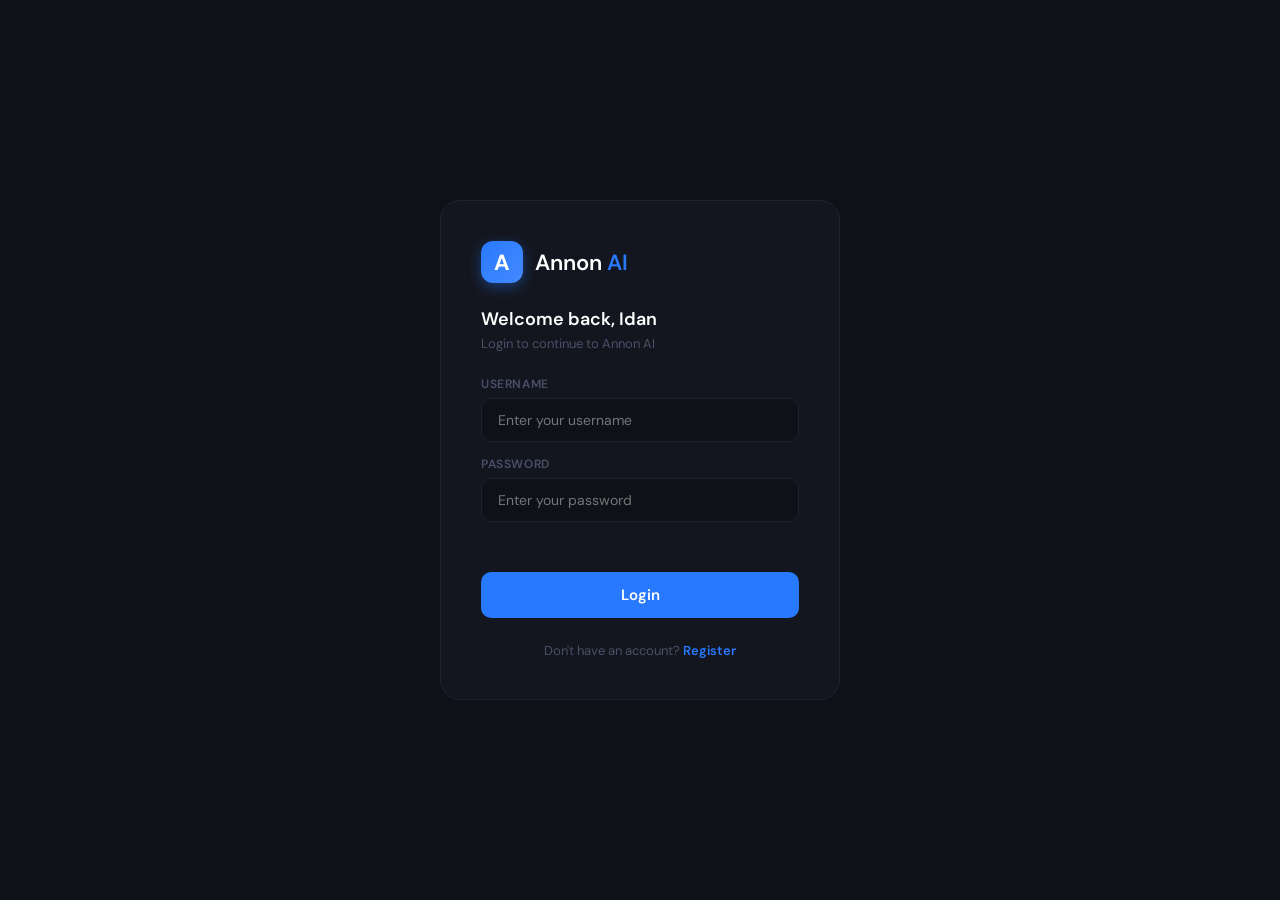
<file: index.html>
<!DOCTYPE html>
<html lang="en">
<head>
  <meta charset="UTF-8" />
  <meta name="viewport" content="width=device-width, initial-scale=1.0"/>
  <title>Annon AI</title>
  <link rel="stylesheet" href="style.css" />
  <link href="https://fonts.googleapis.com/css2?family=DM+Sans:wght@400;500;600&display=swap" rel="stylesheet"/>
</head>
<body>

  <!-- SIDEBAR -->
  <aside class="sidebar" id="sidebar">
    <div class="sidebar-top">
      <div class="logo"><div class="logo-icon">A</div></div>
      <button class="new-chat-btn" onclick="newChat()">+ NEW CHAT</button>
    </div>

    <div class="sidebar-section">
      <p class="section-label">Recent Conversations</p>
      <div class="chat-list" id="chatList"></div>
    </div>

    <div class="sidebar-bottom">
      <button class="sidebar-bottom-btn" onclick="openModal('settingsModal')">
        <svg viewBox="0 0 24 24" fill="none" stroke="currentColor" stroke-width="2"><circle cx="12" cy="8" r="4"/><path d="M4 20c0-4 3.6-7 8-7s8 3 8 7"/></svg>
        My Profile
      </button>
      <button class="sidebar-bottom-btn" onclick="openModal('settingsModal')">
        <svg viewBox="0 0 24 24" fill="none" stroke="currentColor" stroke-width="2"><circle cx="12" cy="12" r="3"/><path d="M19.4 15a1.65 1.65 0 0 0 .33 1.82l.06.06a2 2 0 0 1-2.83 2.83l-.06-.06a1.65 1.65 0 0 0-1.82-.33 1.65 1.65 0 0 0-1 1.51V21a2 2 0 0 1-4 0v-.09A1.65 1.65 0 0 0 9 19.4a1.65 1.65 0 0 0-1.82.33l-.06.06a2 2 0 0 1-2.83-2.83l.06-.06A1.65 1.65 0 0 0 4.68 15a1.65 1.65 0 0 0-1.51-1H3a2 2 0 0 1 0-4h.09A1.65 1.65 0 0 0 4.6 9a1.65 1.65 0 0 0-.33-1.82l-.06-.06a2 2 0 0 1 2.83-2.83l.06.06A1.65 1.65 0 0 0 9 4.68a1.65 1.65 0 0 0 1-1.51V3a2 2 0 0 1 4 0v.09a1.65 1.65 0 0 0 1 1.51 1.65 1.65 0 0 0 1.82-.33l.06-.06a2 2 0 0 1 2.83 2.83l-.06.06A1.65 1.65 0 0 0 19.4 9a1.65 1.65 0 0 0 1.51 1H21a2 2 0 0 1 0 4h-.09a1.65 1.65 0 0 0-1.51 1z"/></svg>
        Settings
      </button>
      <button class="sidebar-bottom-btn" onclick="logout()">
        <svg viewBox="0 0 24 24" fill="none" stroke="currentColor" stroke-width="2"><path d="M9 21H5a2 2 0 0 1-2-2V5a2 2 0 0 1 2-2h4"/><polyline points="16 17 21 12 16 7"/><line x1="21" y1="12" x2="9" y2="12"/></svg>
        Logout
      </button>
    </div>
  </aside>

  <!-- OVERLAY FOR MOBILE -->
  <div class="overlay" id="overlay" onclick="toggleSidebar()"></div>

  <!-- MAIN CHAT -->
  <main class="main">
    <div class="chat-header">
      <div class="chat-header-left">
        <button class="toggle-btn" onclick="toggleSidebar()">☰</button>
        <h2 id="chatTitle">Annon AI</h2>
        <span class="online-badge">● Online</span>
      </div>
      <div class="chat-header-right">
        <button class="header-btn" onclick="shareChat()">
          <svg viewBox="0 0 24 24" fill="none" stroke="currentColor" stroke-width="2"><path d="M4 12v8a2 2 0 0 0 2 2h12a2 2 0 0 0 2-2v-8"/><polyline points="16 6 12 2 8 6"/><line x1="12" y1="2" x2="12" y2="15"/></svg>
          Share
        </button>
        <button class="header-btn danger" onclick="deleteChat()">
          <svg viewBox="0 0 24 24" fill="none" stroke="currentColor" stroke-width="2"><polyline points="3 6 5 6 21 6"/><path d="M19 6l-1 14a2 2 0 0 1-2 2H8a2 2 0 0 1-2-2L5 6"/><path d="M10 11v6"/><path d="M14 11v6"/><path d="M9 6V4h6v2"/></svg>
          Delete
        </button>
      </div>
    </div>

    <div class="chat-box" id="chatBox"></div>

    <div class="chat-input-area">
      <div class="input-box">
        <button class="input-icon-btn" title="Attach file">
          <svg viewBox="0 0 24 24" fill="none" stroke="currentColor" stroke-width="2"><path d="M21.44 11.05l-9.19 9.19a6 6 0 0 1-8.49-8.49l9.19-9.19a4 4 0 0 1 5.66 5.66l-9.2 9.19a2 2 0 0 1-2.83-2.83l8.49-8.48"/></svg>
        </button>
        <button class="input-icon-btn" title="Voice input">
          <svg viewBox="0 0 24 24" fill="none" stroke="currentColor" stroke-width="2"><path d="M12 1a3 3 0 0 0-3 3v8a3 3 0 0 0 6 0V4a3 3 0 0 0-3-3z"/><path d="M19 10v2a7 7 0 0 1-14 0v-2"/><line x1="12" y1="19" x2="12" y2="23"/><line x1="8" y1="23" x2="16" y2="23"/></svg>
        </button>
        <input type="text" id="userInput" placeholder="Ask me anything..." />
        <button class="send-btn" onclick="sendMessage()">
          Send
          <svg viewBox="0 0 24 24" fill="none" stroke="currentColor" stroke-width="2.5"><polyline points="9 18 15 12 9 6"/></svg>
        </button>
      </div>
    </div>
  </main>

  <!-- SETTINGS MODAL -->
  <div class="modal-overlay" id="settingsModal" onclick="closeModalOutside(event, 'settingsModal')">
    <div class="modal">
      <div class="modal-header">
        <h3>Settings</h3>
        <button class="modal-close" onclick="closeModal('settingsModal')">✕</button>
      </div>
      <div class="modal-body">
        <div class="profile-field">
          <label>AI Name</label>
          <input type="text" id="settingAIName" value="Annon AI" />
        </div>
        <div class="profile-field">
          <label>Personality / System Prompt</label>
          <textarea id="settingSystemPrompt" rows="3">You are Annon AI, a helpful and friendly assistant.</textarea>
        </div>
        <div class="profile-field">
          <label>Typewriter Speed</label>
          <select id="settingSpeed">
            <option value="8">Fast</option>
            <option value="16" selected>Normal</option>
            <option value="30">Slow</option>
          </select>
        </div>
        <div class="profile-field">
          <label>Theme</label>
          <select id="settingTheme">
            <option value="dark" selected>🌙 Dark Mode</option>
            <option value="light">☀️ Light Mode</option>
          </select>
        </div>
        <button class="modal-save-btn" onclick="saveSettings()">Save Settings</button>
      </div>
    </div>
  </div>

  <script src="script.js"></script>
</body>
</html>
</file>
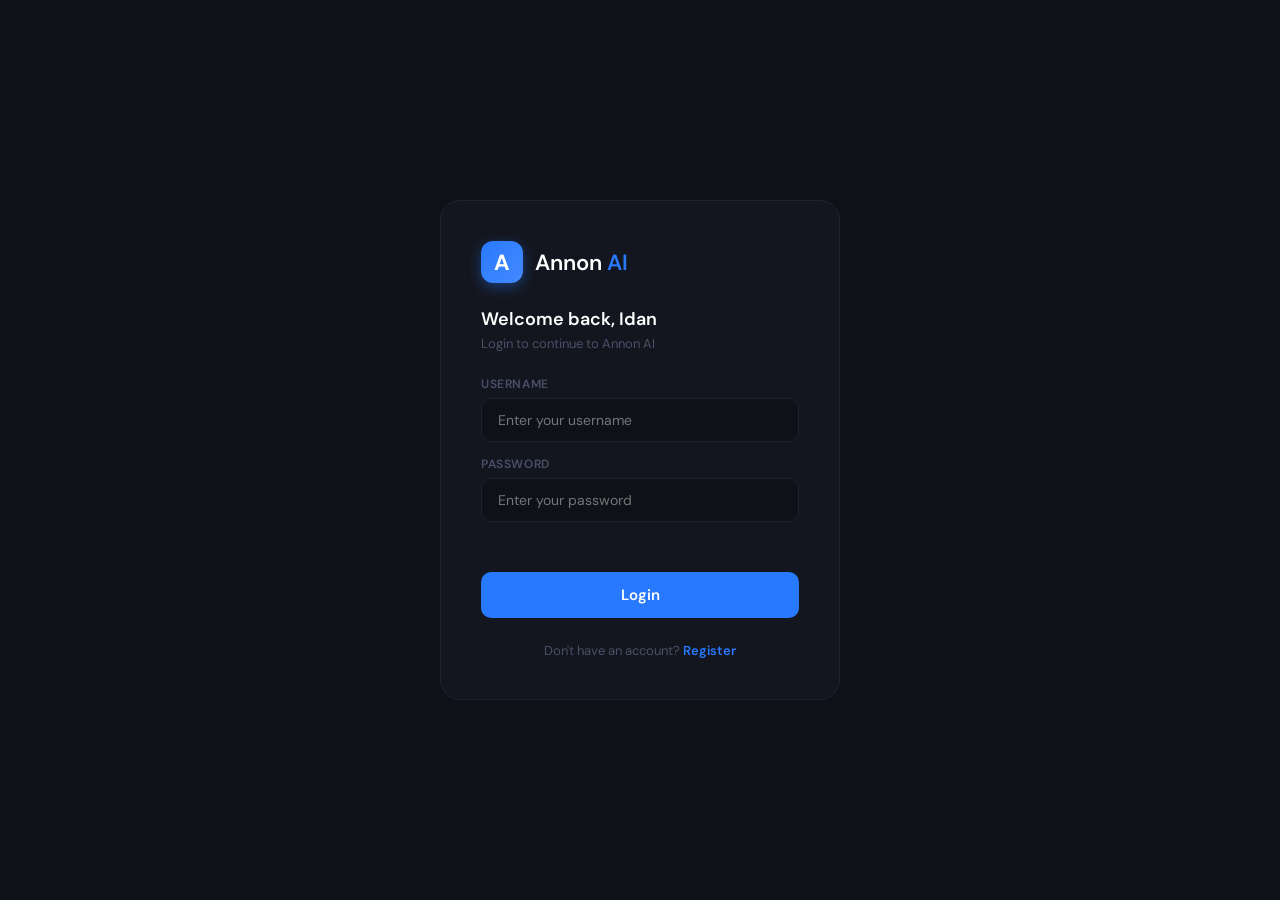
<file: login.html>
<!DOCTYPE html>
<html lang="en">
<head>
  <meta charset="UTF-8"/>
  <meta name="viewport" content="width=device-width, initial-scale=1.0"/>
  <title>Annon AI — Login</title>
  <link href="https://fonts.googleapis.com/css2?family=DM+Sans:wght@400;500;600&display=swap" rel="stylesheet"/>
  <style>
    * { margin: 0; padding: 0; box-sizing: border-box; font-family: 'DM Sans', sans-serif; }
    body { background: #0e1117; display: flex; align-items: center; justify-content: center; height: 100vh; color: #fff; }
    .auth-box { background: #13161e; border: 1px solid #1f2330; border-radius: 20px; padding: 40px; width: 400px; max-width: 90vw; display: flex; flex-direction: column; gap: 24px; }
    .auth-logo { display: flex; align-items: center; gap: 12px; }
    .auth-logo-icon { width: 42px; height: 42px; background: linear-gradient(135deg, #2979ff, #448aff); border-radius: 12px; display: flex; align-items: center; justify-content: center; font-size: 22px; font-weight: 700; box-shadow: 0 4px 14px rgba(41,121,255,0.4); }
    .auth-logo h1 { font-size: 22px; font-weight: 600; }
    .auth-logo h1 span { color: #2979ff; }
    .auth-title { font-size: 18px; font-weight: 600; color: #fff; }
    .auth-subtitle { font-size: 13px; color: #4a5068; margin-top: 4px; }
    .auth-form { display: flex; flex-direction: column; gap: 14px; }
    .auth-field { display: flex; flex-direction: column; gap: 6px; }
    .auth-field label { font-size: 12px; color: #4a5068; font-weight: 600; text-transform: uppercase; letter-spacing: 0.6px; }
    .auth-field input { background: #0e1117; border: 1px solid #1f2330; border-radius: 10px; padding: 12px 16px; color: #d0d8f0; font-size: 14px; font-family: 'DM Sans', sans-serif; outline: none; transition: border-color 0.2s; }
    .auth-field input:focus { border-color: #2979ff; }
    .auth-btn { background: #2979ff; border: none; border-radius: 10px; padding: 13px; color: #fff; font-size: 15px; font-weight: 600; cursor: pointer; font-family: 'DM Sans', sans-serif; transition: background 0.2s, box-shadow 0.2s; margin-top: 4px; }
    .auth-btn:hover { background: #1565c0; box-shadow: 0 4px 14px rgba(41,121,255,0.35); }
    .auth-error { font-size: 13px; text-align: center; min-height: 18px; color: #ff6666; }
    .auth-link { text-align: center; font-size: 13px; color: #4a5068; }
    .auth-link a { color: #2979ff; text-decoration: none; font-weight: 600; }
    .auth-link a:hover { text-decoration: underline; }
  </style>
</head>
<body>
  <div class="auth-box">
    <div class="auth-logo">
      <div class="auth-logo-icon">A</div>
      <h1>Annon <span>AI</span></h1>
    </div>

    <div>
      <p class="auth-title">Welcome back, Idan</p>
      <p class="auth-subtitle">Login to continue to Annon AI</p>
    </div>

    <div class="auth-form">
      <div class="auth-field">
        <label>Username</label>
        <input type="text" id="username" placeholder="Enter your username" />
      </div>
      <div class="auth-field">
        <label>Password</label>
        <input type="password" id="password" placeholder="Enter your password" />
      </div>
      <p class="auth-error" id="authError"></p>
      <button class="auth-btn" onclick="handleLogin()">Login</button>
    </div>

    <p class="auth-link">Don't have an account? <a href="register.html">Register</a></p>
  </div>

  <script>
    const SERVER = "https://annon-ai-production.up.railway.app";

    async function handleLogin() {
      const username = document.getElementById("username").value.trim();
      const password = document.getElementById("password").value.trim();
      const errorEl = document.getElementById("authError");

      if (!username || !password) {
        errorEl.textContent = "Please fill in all fields.";
        return;
      }

      try {
        const res = await fetch(`${SERVER}/login`, {
          method: "POST",
          headers: { "Content-Type": "application/json" },
          body: JSON.stringify({ username, password })
        });

        const data = await res.json();

        if (data.error) {
          errorEl.textContent = data.error;
        } else {
          localStorage.setItem("annon_token", data.token);
          localStorage.setItem("annon_username", data.username);
          window.location.href = "index.html";
        }
      } catch (e) {
        errorEl.textContent = "Could not connect to server.";
      }
    }

    document.addEventListener("keydown", e => {
      if (e.key === "Enter") handleLogin();
    });

    // If already logged in, skip to chat
    const token = localStorage.getItem("annon_token");
    if (token) window.location.href = "index.html";
  </script>
</body>
</html>
</file>
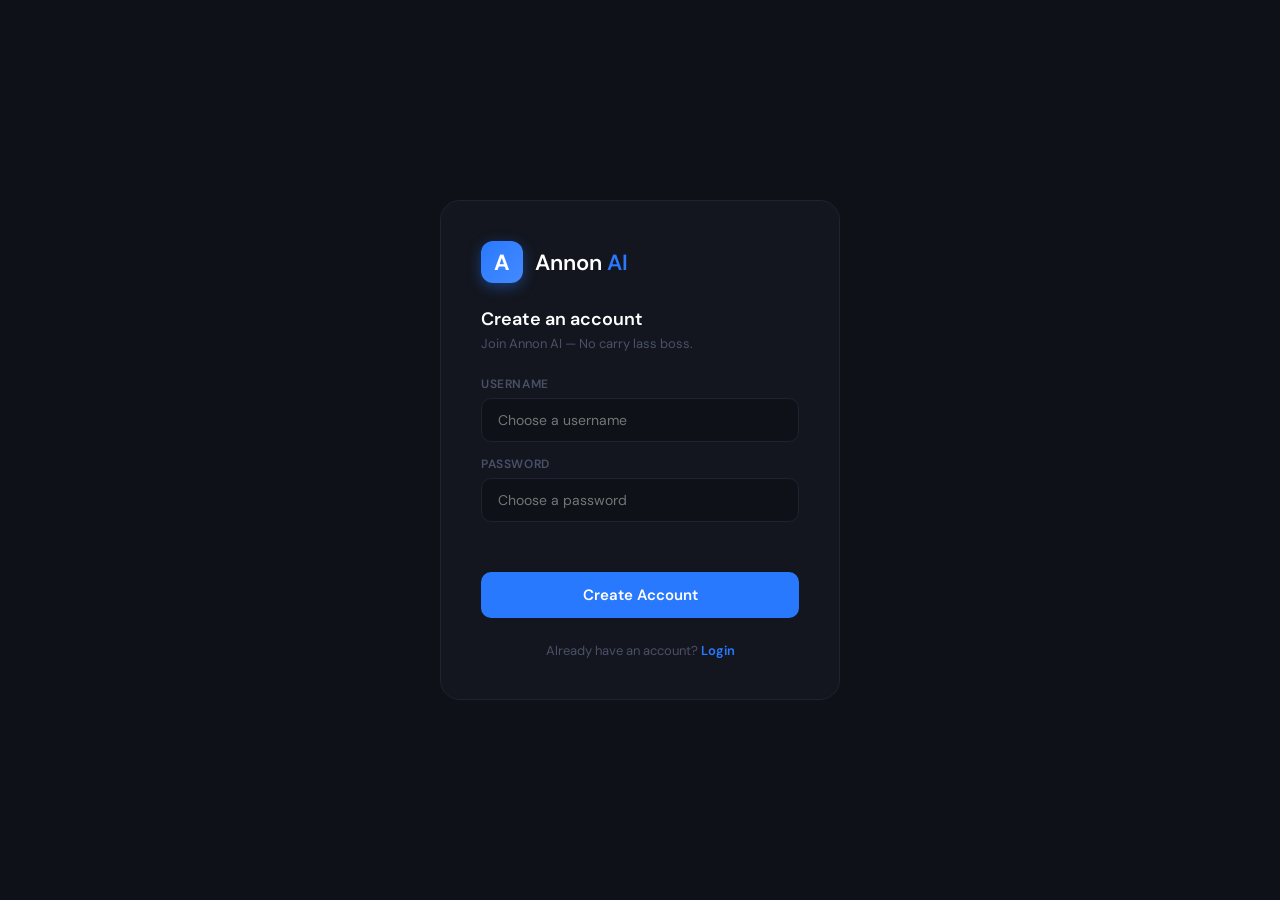
<file: register.html>
<!DOCTYPE html>
<html lang="en">
<head>
  <meta charset="UTF-8"/>
  <meta name="viewport" content="width=device-width, initial-scale=1.0"/>
  <title>Annon AI — Register</title>
  <link href="https://fonts.googleapis.com/css2?family=DM+Sans:wght@400;500;600&display=swap" rel="stylesheet"/>
  <style>
    * { margin: 0; padding: 0; box-sizing: border-box; font-family: 'DM Sans', sans-serif; }
    body { background: #0e1117; display: flex; align-items: center; justify-content: center; height: 100vh; color: #fff; }
    .auth-box { background: #13161e; border: 1px solid #1f2330; border-radius: 20px; padding: 40px; width: 400px; max-width: 90vw; display: flex; flex-direction: column; gap: 24px; }
    .auth-logo { display: flex; align-items: center; gap: 12px; }
    .auth-logo-icon { width: 42px; height: 42px; background: linear-gradient(135deg, #2979ff, #448aff); border-radius: 12px; display: flex; align-items: center; justify-content: center; font-size: 22px; font-weight: 700; box-shadow: 0 4px 14px rgba(41,121,255,0.4); }
    .auth-logo h1 { font-size: 22px; font-weight: 600; }
    .auth-logo h1 span { color: #2979ff; }
    .auth-title { font-size: 18px; font-weight: 600; color: #fff; }
    .auth-subtitle { font-size: 13px; color: #4a5068; margin-top: 4px; }
    .auth-form { display: flex; flex-direction: column; gap: 14px; }
    .auth-field { display: flex; flex-direction: column; gap: 6px; }
    .auth-field label { font-size: 12px; color: #4a5068; font-weight: 600; text-transform: uppercase; letter-spacing: 0.6px; }
    .auth-field input { background: #0e1117; border: 1px solid #1f2330; border-radius: 10px; padding: 12px 16px; color: #d0d8f0; font-size: 14px; font-family: 'DM Sans', sans-serif; outline: none; transition: border-color 0.2s; }
    .auth-field input:focus { border-color: #2979ff; }
    .auth-btn { background: #2979ff; border: none; border-radius: 10px; padding: 13px; color: #fff; font-size: 15px; font-weight: 600; cursor: pointer; font-family: 'DM Sans', sans-serif; transition: background 0.2s, box-shadow 0.2s; margin-top: 4px; }
    .auth-btn:hover { background: #1565c0; box-shadow: 0 4px 14px rgba(41,121,255,0.35); }
    .auth-error { font-size: 13px; text-align: center; min-height: 18px; color: #ff6666; }
    .auth-link { text-align: center; font-size: 13px; color: #4a5068; }
    .auth-link a { color: #2979ff; text-decoration: none; font-weight: 600; }
    .auth-link a:hover { text-decoration: underline; }
  </style>
</head>
<body>
  <div class="auth-box">
    <div class="auth-logo">
      <div class="auth-logo-icon">A</div>
      <h1>Annon <span>AI</span></h1>
    </div>

    <div>
      <p class="auth-title">Create an account</p>
      <p class="auth-subtitle">Join Annon AI — No carry lass boss.</p>
    </div>

    <div class="auth-form">
      <div class="auth-field">
        <label>Username</label>
        <input type="text" id="username" placeholder="Choose a username" />
      </div>
      <div class="auth-field">
        <label>Password</label>
        <input type="password" id="password" placeholder="Choose a password" />
      </div>
      <p class="auth-error" id="authError"></p>
      <button class="auth-btn" onclick="handleRegister()">Create Account</button>
    </div>

    <p class="auth-link">Already have an account? <a href="login.html">Login</a></p>
  </div>

  <script>
    const SERVER = "https://annon-ai-production.up.railway.app";

    async function handleRegister() {
      const username = document.getElementById("username").value.trim();
      const password = document.getElementById("password").value.trim();
      const errorEl = document.getElementById("authError");

      if (!username || !password) {
        errorEl.textContent = "Please fill in all fields.";
        return;
      }

      try {
        const res = await fetch(`${SERVER}/register`, {
          method: "POST",
          headers: { "Content-Type": "application/json" },
          body: JSON.stringify({ username, password })
        });

        const data = await res.json();

        if (data.error) {
          errorEl.textContent = data.error;
        } else {
          window.location.href = "login.html";
        }
      } catch (e) {
        errorEl.textContent = "Could not connect to server.";
      }
    }

    document.addEventListener("keydown", e => {
      if (e.key === "Enter") handleRegister();
    });
  </script>
</body>
</html>
</file>
<file: style.css>
* {
  margin: 0;
  padding: 0;
  box-sizing: border-box;
  font-family: 'DM Sans', sans-serif;
}

body {
  background: #0e1117;
  display: flex;
  height: 100vh;
  overflow: hidden;
  color: #fff;
}

/* ========== LIGHT MODE ========== */
body.light { background: #f0f2f8; color: #1a1a2e; }
body.light .sidebar { background: #ffffff; border-color: #e0e4f0; }
body.light .section-label { color: #aab0c8; }
body.light .chat-list-item { color: #5a6080; }
body.light .chat-list-item:hover,
body.light .chat-list-item.active { background: #eef0ff; color: #1a1a2e; }
body.light .sidebar-bottom { border-color: #e0e4f0; }
body.light .sidebar-bottom-btn { color: #5a6080; }
body.light .sidebar-bottom-btn:hover { background: #eef0ff; color: #1a1a2e; }
body.light .main { background: #f0f2f8; }
body.light .chat-header { background: #f0f2f8; border-color: #e0e4f0; }
body.light .chat-header-left h2 { color: #1a1a2e; }
body.light .header-btn { background: #ffffff; border-color: #e0e4f0; color: #5a6080; }
body.light .header-btn:hover { background: #eef0ff; color: #1a1a2e; }
body.light .message-row.bot .message-bubble { background: #ffffff; border-color: #e0e4f0; color: #1a1a2e; }
body.light .message-row.user .message-bubble { background: #dce8ff; border-color: #b0c8ff; color: #1a1a2e; }
body.light .timestamp { color: #aab0c8; }
body.light .input-box { background: #ffffff; border-color: #e0e4f0; }
body.light .input-box input { color: #1a1a2e; }
body.light .input-box input::placeholder { color: #aab0c8; }
body.light .input-icon-btn { color: #aab0c8; }
body.light .input-icon-btn:hover { background: #eef0ff; color: #5a6080; }
body.light .modal { background: #ffffff; border-color: #e0e4f0; }
body.light .modal-header { border-color: #e0e4f0; }
body.light .modal-header h3 { color: #1a1a2e; }
body.light .profile-field label { color: #8892aa; }
body.light .profile-field input,
body.light .profile-field textarea,
body.light .profile-field select { background: #f0f2f8; border-color: #e0e4f0; color: #1a1a2e; }

/* ========== SIDEBAR ========== */
.sidebar {
  width: 260px;
  min-width: 260px;
  background: #13161e;
  border-right: 1px solid #1f2330;
  display: flex;
  flex-direction: column;
  padding: 20px 12px;
  gap: 24px;
}

.sidebar-top {
  display: flex;
  flex-direction: column;
  gap: 14px;
}

.logo {
  display: flex;
  align-items: center;
  padding: 4px 8px;
}

.logo-icon {
  width: 36px;
  height: 36px;
  background: linear-gradient(135deg, #2979ff, #448aff);
  border-radius: 10px;
  display: flex;
  align-items: center;
  justify-content: center;
  font-size: 18px;
  font-weight: 700;
  color: #fff;
  box-shadow: 0 4px 14px rgba(41, 121, 255, 0.4);
}

.new-chat-btn {
  display: flex;
  align-items: center;
  justify-content: center;
  gap: 8px;
  background: #2979ff;
  color: #fff;
  border: none;
  border-radius: 10px;
  padding: 12px;
  font-size: 13px;
  font-weight: 600;
  cursor: pointer;
  letter-spacing: 0.5px;
  transition: background 0.2s, box-shadow 0.2s;
}

.new-chat-btn:hover {
  background: #1565c0;
  box-shadow: 0 4px 14px rgba(41, 121, 255, 0.3);
}

.sidebar-section {
  flex: 1;
  overflow-y: auto;
}

.section-label {
  font-size: 11px;
  color: #4a5068;
  font-weight: 600;
  letter-spacing: 0.8px;
  text-transform: uppercase;
  padding: 0 8px;
  margin-bottom: 10px;
}

.chat-list {
  display: flex;
  flex-direction: column;
  gap: 4px;
}

.chat-list-item {
  display: flex;
  align-items: center;
  gap: 10px;
  padding: 10px 12px;
  border-radius: 10px;
  font-size: 13px;
  color: #8892aa;
  cursor: pointer;
  transition: background 0.15s, color 0.15s;
  white-space: nowrap;
  overflow: hidden;
  text-overflow: ellipsis;
}

.chat-list-item:hover { background: #1a1f2e; color: #fff; }
.chat-list-item.active { background: #1a1f2e; color: #fff; }

.chat-list-item svg {
  width: 14px;
  height: 14px;
  flex-shrink: 0;
}

.sidebar-bottom {
  display: flex;
  flex-direction: column;
  gap: 4px;
  border-top: 1px solid #1f2330;
  padding-top: 16px;
}

.sidebar-bottom-btn {
  display: flex;
  align-items: center;
  gap: 10px;
  padding: 10px 12px;
  background: none;
  border: none;
  border-radius: 10px;
  color: #8892aa;
  font-size: 13px;
  cursor: pointer;
  transition: background 0.15s, color 0.15s;
  text-align: left;
  font-family: 'DM Sans', sans-serif;
}

.sidebar-bottom-btn:hover { background: #1a1f2e; color: #fff; }
.sidebar-bottom-btn svg { width: 16px; height: 16px; flex-shrink: 0; }

/* ========== MAIN ========== */
.main {
  flex: 1;
  display: flex;
  flex-direction: column;
  overflow: hidden;
  background: #0e1117;
}

.chat-header {
  display: flex;
  align-items: center;
  justify-content: space-between;
  padding: 18px 28px;
  border-bottom: 1px solid #1f2330;
  background: #0e1117;
}

.chat-header-left {
  display: flex;
  align-items: center;
  gap: 12px;
}

.chat-header-left h2 { font-size: 17px; font-weight: 600; color: #fff; }
.online-badge { font-size: 12px; color: #4caf50; font-weight: 500; }

.chat-header-right { display: flex; gap: 8px; }

.header-btn {
  display: flex;
  align-items: center;
  gap: 6px;
  padding: 8px 14px;
  background: #1a1f2e;
  border: 1px solid #1f2330;
  border-radius: 8px;
  color: #8892aa;
  font-size: 13px;
  cursor: pointer;
  transition: all 0.2s;
  font-family: 'DM Sans', sans-serif;
}

.header-btn:hover { background: #1f2535; color: #fff; }
.header-btn.danger:hover { background: #2a1a1a; border-color: #ff4444; color: #ff6666; }
.header-btn svg { width: 14px; height: 14px; }

/* ========== MESSAGES ========== */
.chat-box {
  flex: 1;
  overflow-y: auto;
  padding: 24px 28px;
  display: flex;
  flex-direction: column;
  gap: 20px;
  scrollbar-width: thin;
  scrollbar-color: #1f2330 transparent;
}

.chat-box::-webkit-scrollbar { width: 4px; }
.chat-box::-webkit-scrollbar-thumb { background: #1f2330; border-radius: 4px; }

.message-row { display: flex; align-items: flex-start; gap: 12px; }
.message-row.user { flex-direction: row-reverse; }

.avatar {
  width: 34px;
  height: 34px;
  border-radius: 50%;
  display: flex;
  align-items: center;
  justify-content: center;
  flex-shrink: 0;
}

.avatar.bot { background: linear-gradient(135deg, #2979ff, #448aff); color: #fff; }
.avatar.bot svg { width: 18px; height: 18px; fill: #fff; }
.avatar.user { background: #1f2535; color: #8892aa; font-size: 13px; font-weight: 600; }

.bubble-wrap { display: flex; flex-direction: column; gap: 5px; max-width: 70%; }
.message-row.user .bubble-wrap { align-items: flex-end; }

.message-bubble {
  padding: 13px 18px;
  border-radius: 16px;
  font-size: 14px;
  line-height: 1.65;
}

.message-row.bot .message-bubble {
  background: #151922;
  border: 1px solid #1f2330;
  color: #d0d8f0;
  border-top-left-radius: 4px;
}

.message-row.user .message-bubble {
  background: #1a3a6e;
  border: 1px solid #2a4a8e;
  color: #dce8ff;
  border-top-right-radius: 4px;
}

.timestamp { font-size: 11px; color: #3a4260; padding: 0 4px; }

/* ========== TYPING DOTS ========== */
.typing-dots { display: flex; gap: 5px; align-items: center; padding: 4px 0; }

.typing-dots span {
  width: 7px;
  height: 7px;
  border-radius: 50%;
  background: #2979ff;
  animation: bounce 1.2s infinite ease-in-out;
}

.typing-dots span:nth-child(2) { animation-delay: 0.2s; }
.typing-dots span:nth-child(3) { animation-delay: 0.4s; }

@keyframes bounce {
  0%, 80%, 100% { transform: scale(0.8); opacity: 0.4; }
  40% { transform: scale(1.2); opacity: 1; }
}

/* ========== INPUT ========== */
.chat-input-area { padding: 16px 28px 24px; background: inherit; }

.input-box {
  display: flex;
  align-items: center;
  background: #13161e;
  border: 1px solid #1f2330;
  border-radius: 14px;
  padding: 10px 10px 10px 14px;
  gap: 8px;
  transition: border-color 0.2s;
}

.input-box:focus-within { border-color: #2979ff; }

.input-icon-btn {
  background: none;
  border: none;
  color: #4a5068;
  cursor: pointer;
  padding: 6px;
  border-radius: 8px;
  display: flex;
  align-items: center;
  transition: color 0.2s, background 0.2s;
}

.input-icon-btn:hover { color: #8892aa; background: #1a1f2e; }
.input-icon-btn svg { width: 17px; height: 17px; }

.input-box input {
  flex: 1;
  background: transparent;
  border: none;
  outline: none;
  color: #d0d8f0;
  font-size: 14px;
  font-family: 'DM Sans', sans-serif;
}

.input-box input::placeholder { color: #3a4260; }

.send-btn {
  display: flex;
  align-items: center;
  gap: 6px;
  padding: 10px 18px;
  background: #2979ff;
  border: none;
  border-radius: 10px;
  color: #fff;
  font-size: 14px;
  font-weight: 600;
  cursor: pointer;
  transition: background 0.2s, box-shadow 0.2s;
  white-space: nowrap;
  font-family: 'DM Sans', sans-serif;
}

.send-btn:hover { background: #1565c0; box-shadow: 0 4px 14px rgba(41,121,255,0.35); }
.send-btn svg { width: 15px; height: 15px; }

/* ========== MODALS ========== */
.modal-overlay {
  display: none;
  position: fixed;
  inset: 0;
  background: rgba(0,0,0,0.6);
  z-index: 100;
  align-items: center;
  justify-content: center;
  backdrop-filter: blur(4px);
}

.modal-overlay.open { display: flex; }

.modal {
  background: #13161e;
  border: 1px solid #1f2330;
  border-radius: 16px;
  width: 420px;
  max-width: 90vw;
  overflow: hidden;
  animation: modalIn 0.2s ease;
}

@keyframes modalIn {
  from { opacity: 0; transform: scale(0.95); }
  to { opacity: 1; transform: scale(1); }
}

.modal-header {
  display: flex;
  align-items: center;
  justify-content: space-between;
  padding: 20px 24px;
  border-bottom: 1px solid #1f2330;
}

.modal-header h3 { font-size: 16px; font-weight: 600; color: #fff; }

.modal-close {
  background: none;
  border: none;
  color: #4a5068;
  font-size: 16px;
  cursor: pointer;
  transition: color 0.2s;
}

.modal-close:hover { color: #fff; }

.modal-body {
  padding: 24px;
  display: flex;
  flex-direction: column;
  gap: 18px;
}

.profile-field { display: flex; flex-direction: column; gap: 6px; }

.profile-field label {
  font-size: 12px;
  color: #4a5068;
  font-weight: 600;
  text-transform: uppercase;
  letter-spacing: 0.6px;
}

.profile-field input,
.profile-field textarea,
.profile-field select {
  background: #0e1117;
  border: 1px solid #1f2330;
  border-radius: 10px;
  padding: 10px 14px;
  color: #d0d8f0;
  font-size: 14px;
  font-family: 'DM Sans', sans-serif;
  outline: none;
  transition: border-color 0.2s;
  resize: none;
}

.profile-field input:focus,
.profile-field textarea:focus,
.profile-field select:focus { border-color: #2979ff; }

.modal-save-btn {
  background: #2979ff;
  border: none;
  border-radius: 10px;
  padding: 12px;
  color: #fff;
  font-size: 14px;
  font-weight: 600;
  cursor: pointer;
  font-family: 'DM Sans', sans-serif;
  transition: background 0.2s;
}

.modal-save-btn:hover { background: #4d4f50; }

/* ========== MOBILE ========== */
.toggle-btn {
  display: none;
  background: none;
  border: none;
  color: var(--text, #fff);
  font-size: 22px;
  cursor: pointer;
  padding: 4px 8px;
  border-radius: 8px;
}

.toggle-btn:hover {
  background: #1a1f2e;
}

@media (max-width: 768px) {
  .toggle-btn {
    display: block;
  }

  body {
    overflow: hidden;
  }

  .sidebar {
    position: fixed;
    left: -280px;
    top: 0;
    height: 100vh;
    z-index: 200;
    transition: left 0.3s ease;
    width: 260px;
  }

  .sidebar.open {
    left: 0;
    box-shadow: 4px 0 20px rgba(0,0,0,0.5);
  }

  .main {
    width: 100vw;
    height: 100vh;
    display: flex;
    flex-direction: column;
    overflow: hidden;
  }

  .chat-header {
    padding: 12px 14px;
    flex-shrink: 0;
  }

  .chat-header-left h2 {
    font-size: 15px;
  }

  .header-btn span,
  .header-btn {
    font-size: 12px;
    padding: 6px 10px;
  }

  .chat-box {
    flex: 1;
    overflow-y: auto;
    padding: 12px 14px;
    min-height: 0;
  }

  .chat-input-area {
    padding: 10px 14px 16px;
    flex-shrink: 0;
    position: fixed;
    bottom: 0;
    left: 0;
    right: 0;
    background: #0e1117;
    z-index: 50;
  }

  .chat-box {
    flex: 1;
    overflow-y: auto;
    padding: 12px 14px 160px 14px;
    min-height: 0;
  }

  .input-box {
    padding: 8px 10px;
  }

  .input-box input {
    font-size: 13px;
  }

  .send-btn {
    padding: 8px 14px;
    font-size: 13px;
  }

  .message-bubble {
    font-size: 13px;
    padding: 10px 14px;
  }

  .bubble-wrap {
    max-width: 88%;
  }

  .avatar {
    width: 28px;
    height: 28px;
    font-size: 11px;
  }

  .overlay {
    display: none;
    position: fixed;
    inset: 0;
    background: rgba(0,0,0,0.5);
    z-index: 199;
  }

  .overlay.show {
    display: block;
  }
}
</file>
